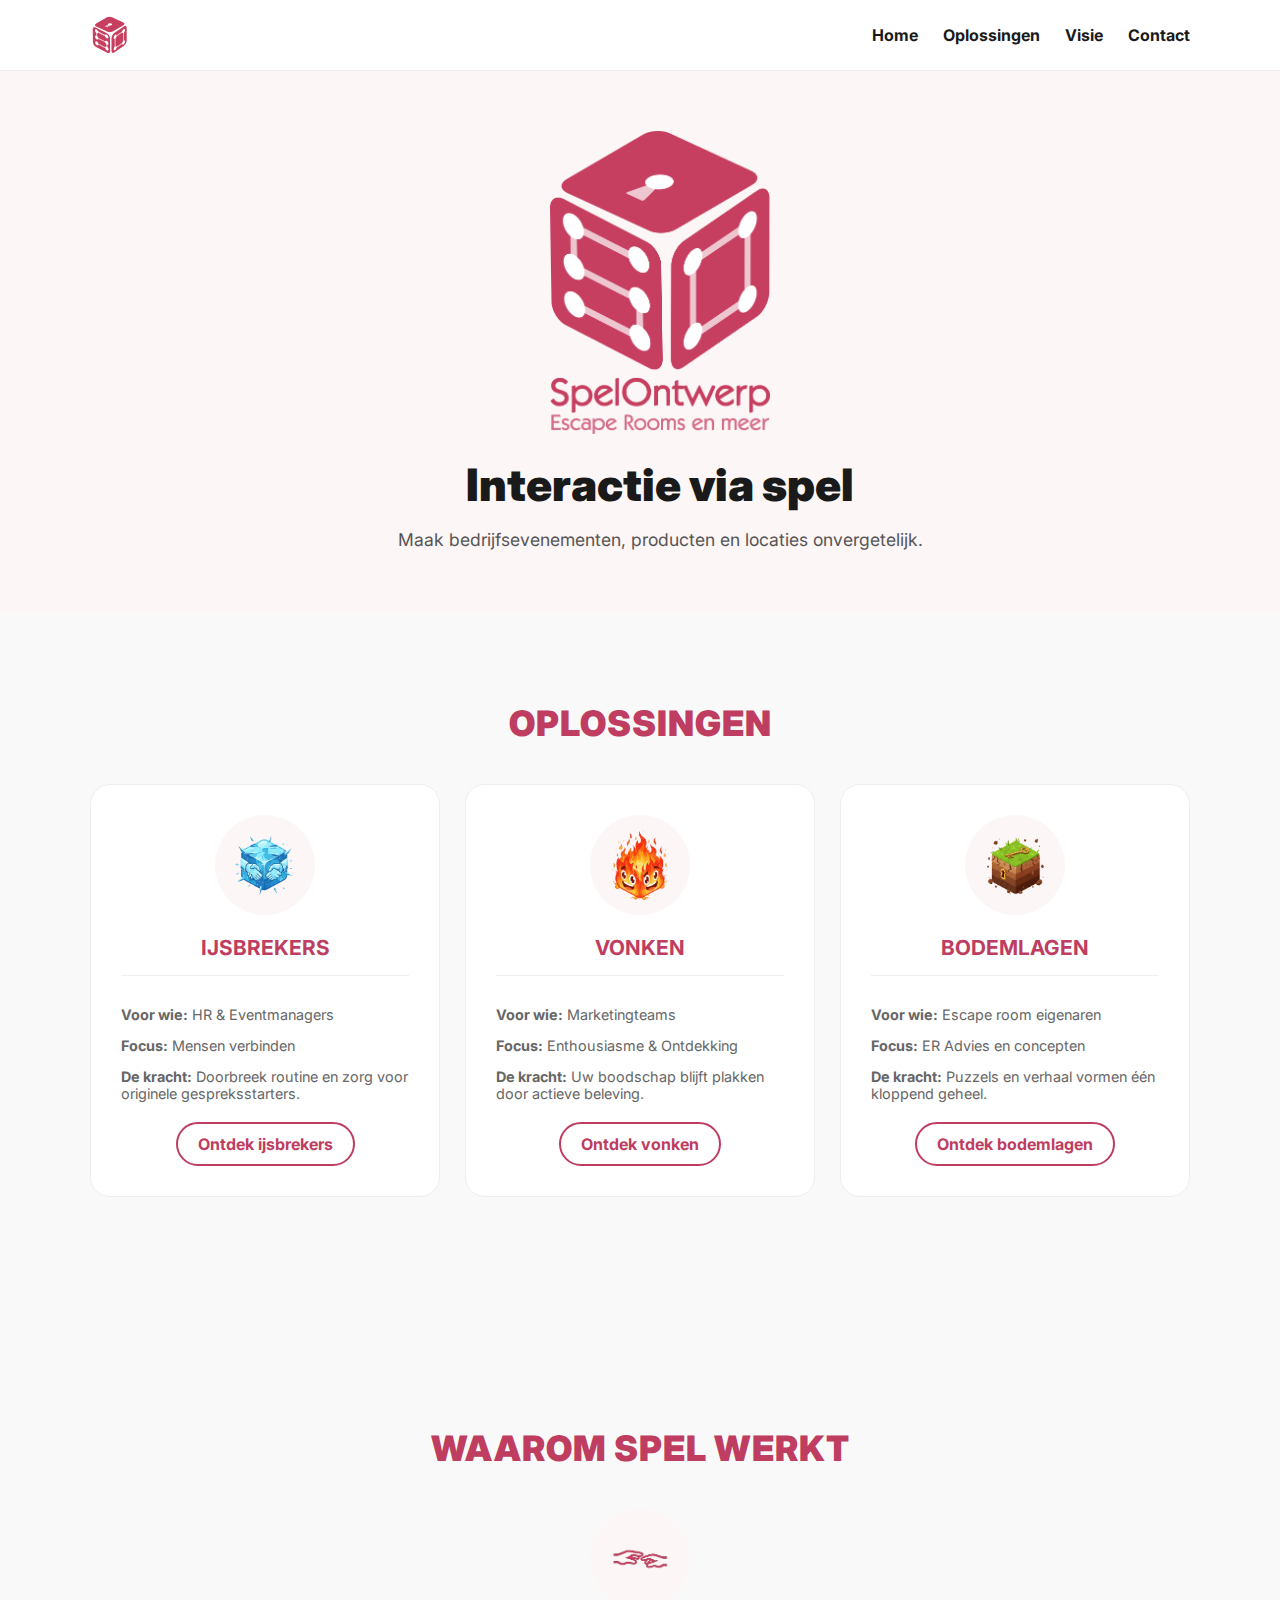
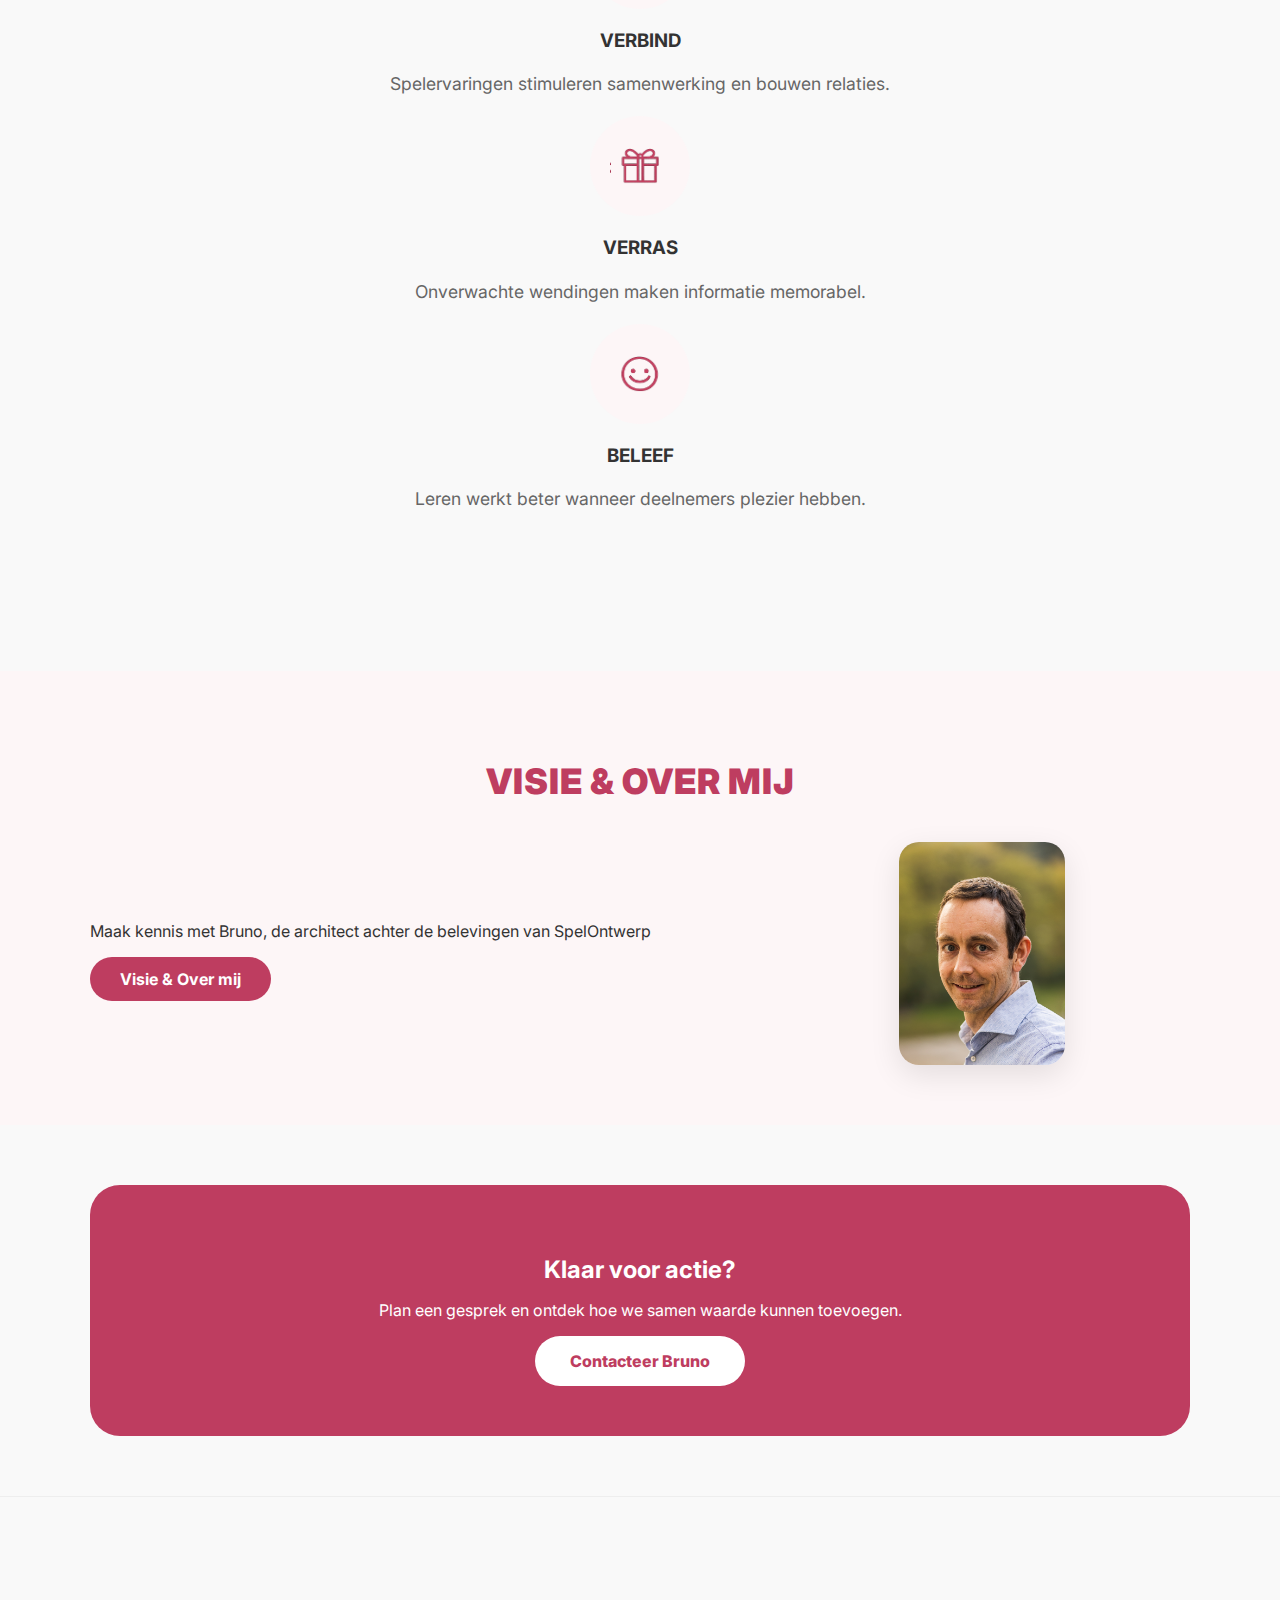
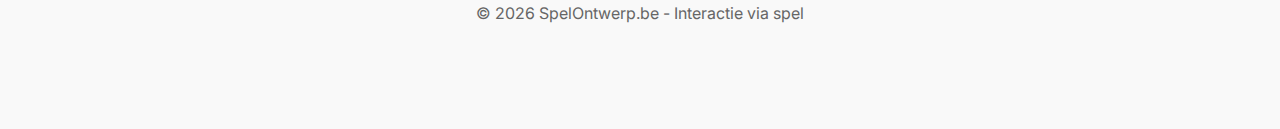
<file: index.html>
<!DOCTYPE html>
<html lang="nl">
<head>
    <meta charset="UTF-8">
    <meta name="viewport" content="width=device-width, initial-scale=1.0">
    <title>SpelOntwerp | Interactie via spel</title>
    <link rel="stylesheet" href="style.css">
    <link href="https://fonts.googleapis.com/css2?family=Inter:wght@400;700;900&display=swap" rel="stylesheet">
</head>
<body>

    <nav>
        <div class="nav-container">
            <img src="images/SpelOntwerp_Klein_NoTagline.png" alt="SpelOntwerp" class="nav-logo">
            <ul class="nav-links">
                <li><a href="index.html">Home</a></li>
                <li><a href="#oplossingen">Oplossingen</a></li>
                <li><a href="visie.html">Visie</a></li>
                <li><a href="contact.html">Contact</a></li>
            </ul>
        </div>
    </nav>

    <header class="hero">
        <div class="hero-content">
            <img src="images/SpelOntwerp_Logo.png" alt="SpelOntwerp Logo" class="hero-logo">
            <h1 class="hero-title">Interactie via spel</h1>
            <p class="hero-subtitle">Maak bedrijfsevenementen, producten en locaties onvergetelijk.</p>
        </div>
    </header>

    <main class="container" id="oplossingen">
        <div class="section-header">
            <h2>Oplossingen</h2>
        </div>

        <div class="grid-three-col">
            <div class="card">
                <div class="icon-circle"><img src="images/ijsbreker.png" alt="IJsbreker"></div>
                <h2>IJSBREKERS</h2>
                <div class="card-info">
                    <p><strong>Voor wie:</strong> HR & Eventmanagers</p>
                    <p><strong>Focus:</strong> Mensen verbinden</p>
                    <p><strong>De kracht:</strong> Doorbreek routine en zorg voor originele gespreksstarters.</p>
                </div>
                <a href="ijsbreker.html" class="btn-card">Ontdek ijsbrekers</a>
			</div>

            <div class="card">
                <div class="icon-circle"><img src="images/vonken.png" alt="Vonken"></div>
                <h2>VONKEN</h2>
                <div class="card-info">
                    <p><strong>Voor wie:</strong> Marketingteams</p>
                    <p><strong>Focus:</strong> Enthousiasme & Ontdekking</p>

                    <p><strong>De kracht:</strong> Uw boodschap blijft plakken door actieve beleving.</p>
                </div>
                <a href="vonken.html" class="btn-card">Ontdek vonken</a>
            </div>

            <div class="card">
                <div class="icon-circle"><img src="images/bodemlagen.png" alt="Bodemlagen"></div>
                <h2>BODEMLAGEN</h2>
                <div class="card-info">
                    <p><strong>Voor wie:</strong> Escape room eigenaren</p>
                    <p><strong>Focus:</strong> ER Advies en concepten</p>
                    <p><strong>De kracht:</strong> Puzzels en verhaal vormen één kloppend geheel.</p>
                </div>
                <a href="bodemlagen.html" class="btn-card">Ontdek bodemlagen</a>
            </div>
        </div>
    </main>
	
	<section class="triade-section">
	        <div class="container">
			            <div class="section-header">
                <h2>Waarom Spel Werkt</h2>
            </div>
    <div class="triade-item">
		
		<div class="icon-circle"><img src="images/Verbind.png" alt="Verbind"></div>
        <h3>VERBIND</h3>
        <p>Spelervaringen stimuleren samenwerking en bouwen relaties.</p>
    </div>
    <div class="triade-item">
		<div class="icon-circle"><img src="images/Verras.png" alt="Verras"></div>
        <h3>VERRAS</h3>
        <p>Onverwachte wendingen maken informatie memorabel.</p>
    </div>
    <div class="triade-item">
	<div class="icon-circle"><img src="images/Beleef.png" alt="Beleef"></div>
        <h3>BELEEF</h3>
        <p>Leren werkt beter wanneer deelnemers plezier hebben.</p>
    </div>
	</div>
</section>

    <section class="about-section" id="Visie">
        <div class="container">
            <div class="section-header">
                <h2>Visie & Over mij</h2>
            </div>
            <div class="grid-about">
                <div class="about-text">
                    <p>Maak kennis met Bruno, de architect achter de belevingen van SpelOntwerp</p>
                    <a href="visie.html" class="btn-main">Visie & Over mij</a>
                </div>
			<div class="about-image">
            <img src="images/FotoBruno.png" alt="Bruno - SpelOntwerp" class="bruno-foto">
        </div>
            </div>
        </div>
    </section>

    <section class="cta-final">
        <div class="container">
            <div class="cta-content">
                <h2>Klaar voor actie?</h2>
                <p>Plan een gesprek en ontdek hoe we samen waarde kunnen toevoegen.</p>
                <a href="contact.html" class="btn-cta">Contacteer Bruno</a>
            </div>
        </div>
    </section>

    <footer>
        <div class="container">
            <p>&copy; 2026 SpelOntwerp.be - Interactie via spel</p>
        </div>
    </footer>

</body>
</html>
</file>
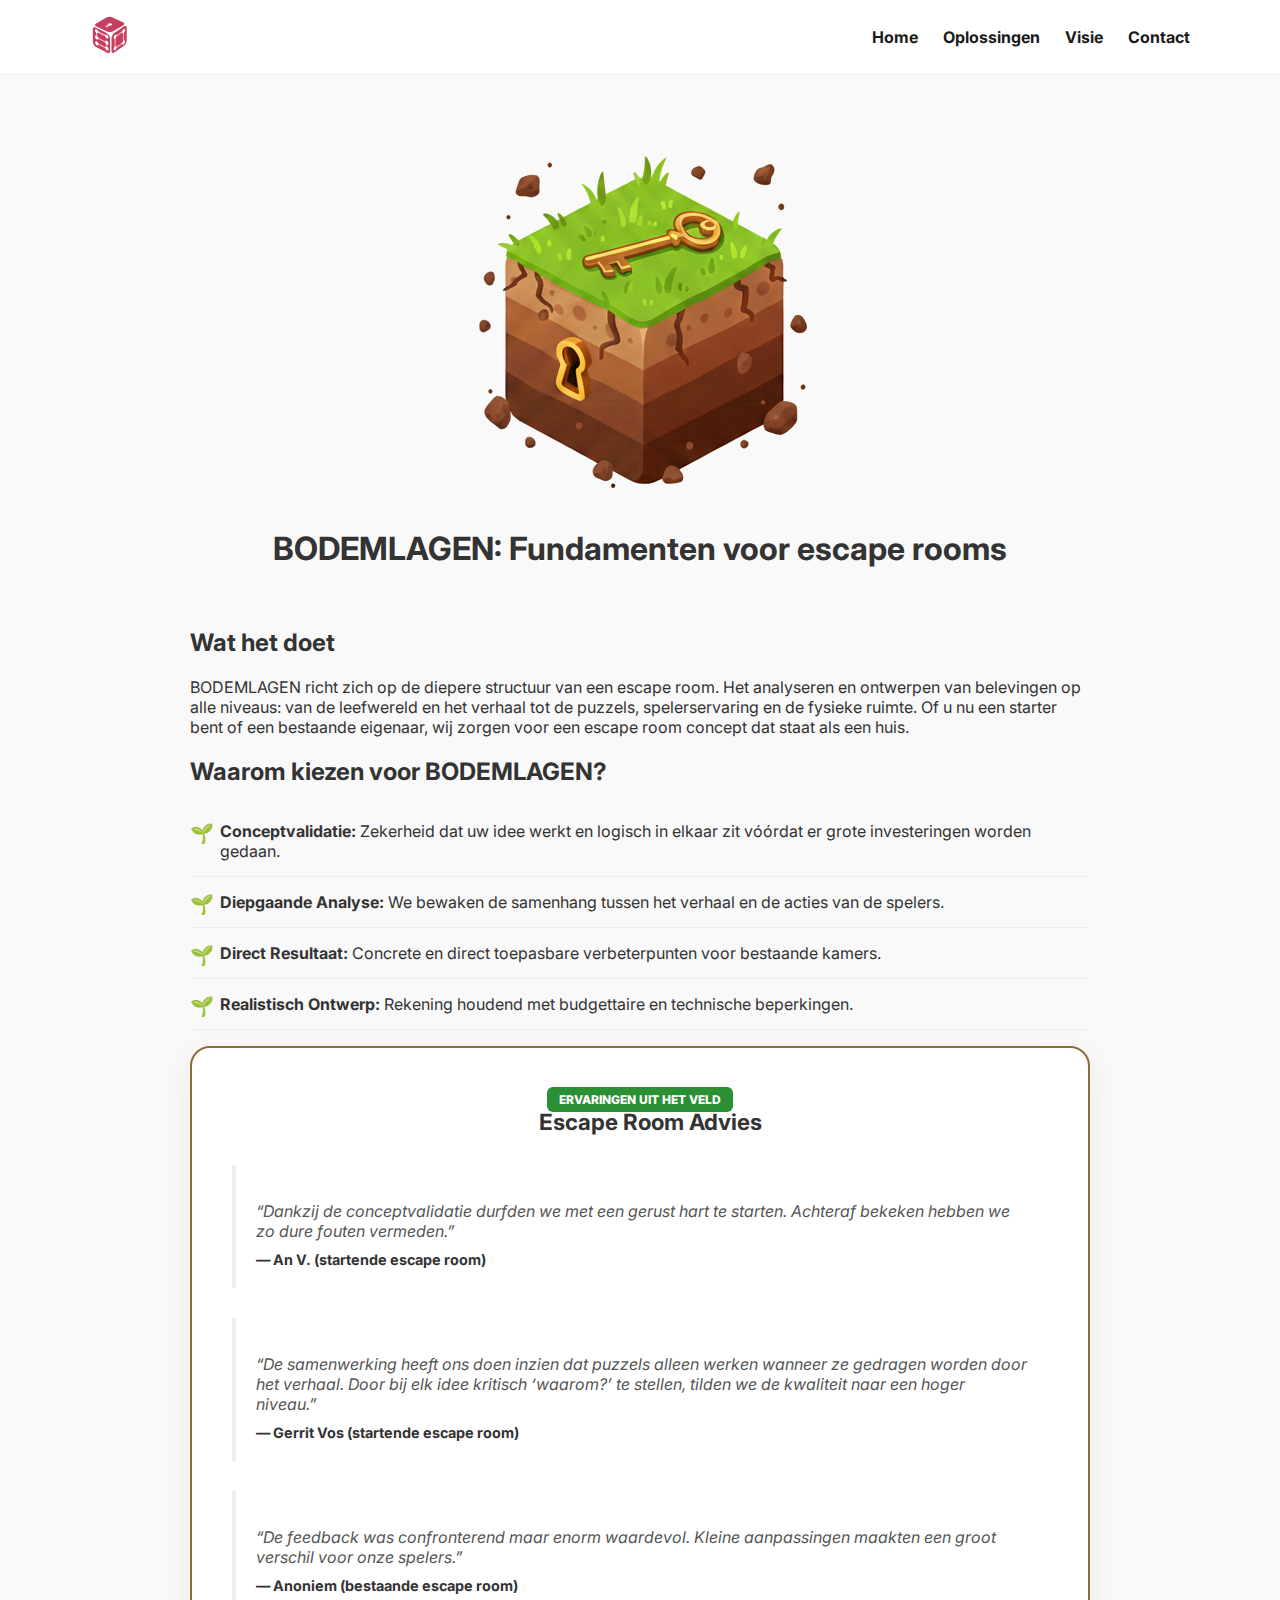
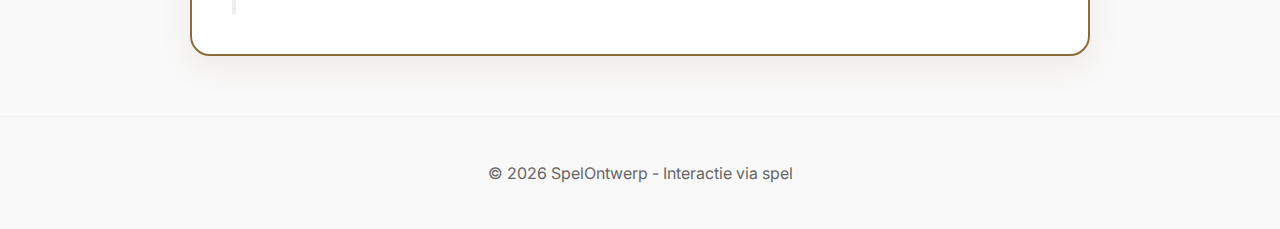
<file: bodemlagen.html>
<!DOCTYPE html>
<html lang="nl">
<head>
    <meta charset="UTF-8">
    <meta name="viewport" content="width=device-width, initial-scale=1.0">
    <title>Bodemlagen | SpelOntwerp</title>
    <link rel="stylesheet" href="style.css">
    <link href="https://fonts.googleapis.com/css2?family=Inter:wght@400;700;900&display=swap" rel="stylesheet">
</head>
<body class="page-layers"> <nav>
        <div class="nav-container">
            <a href="index.html"><img src="images/SpelOntwerp_Klein_NoTagline.png" alt="SpelOntwerp" class="nav-logo"></a>
            <ul class="nav-links">
                <li><a href="index.html">Home</a></li>
                <li><a href="index.html#oplossingen">Oplossingen</a></li>
                <li><a href="visie.html">Visie</a></li>
                <li><a href="contact.html">Contact</a></li>
            </ul>
        </div>
    </nav>

    <main class="solution-page">
        <header class="solution-header">
            <div class="icon-container layers">
                <img src="images/bodemlagen.png" alt="Bodemlagen icoon">
            </div>
            <h1>BODEMLAGEN: Fundamenten voor escape rooms</h1>
        </header>

        <section class="solution-content">
            <div class="content-block">
                <h2>Wat het doet</h2>
                <p>BODEMLAGEN richt zich op de diepere structuur van een escape room. Het analyseren en ontwerpen van belevingen op alle niveaus: van de leefwereld en het verhaal tot de puzzels, spelerservaring en de fysieke ruimte. Of u nu een starter bent of een bestaande eigenaar, wij zorgen voor een escape room concept dat staat als een huis.</p>
            </div>

            <div class="content-block">
                <h2>Waarom kiezen voor BODEMLAGEN?</h2>
                <ul class="usp-list">
                    <li><strong>Conceptvalidatie:</strong> Zekerheid dat uw idee werkt en logisch in elkaar zit vóórdat er grote investeringen worden gedaan.</li>
                    <li><strong>Diepgaande Analyse:</strong> We bewaken de samenhang tussen het verhaal en de acties van de spelers.</li>
                    <li><strong>Direct Resultaat:</strong> Concrete en direct toepasbare verbeterpunten voor bestaande kamers.</li>
                    <li><strong>Realistisch Ontwerp:</strong> Rekening houdend met budgettaire en technische beperkingen.</li>
                </ul>
            </div>
        </section>

        <section class="case-section">
            <div class="case-accordion layers-theme">
                <div class="case-header-simple">
                    <span class="case-label">Ervaringen uit het veld</span>
                    <h3>Escape Room Advies</h3>
                </div>
                <div class="testimonials-container">
                    <blockquote class="testimonial-item">
                        <p>“Dankzij de conceptvalidatie durfden we met een gerust hart te starten. Achteraf bekeken hebben we zo dure fouten vermeden.”</p>
                        <cite>— An V. (startende escape room)</cite>
                    </blockquote>

                    <blockquote class="testimonial-item">
                        <p>“De samenwerking heeft ons doen inzien dat puzzels alleen werken wanneer ze gedragen worden door het verhaal. Door bij elk idee kritisch ‘waarom?’ te stellen, tilden we de kwaliteit naar een hoger niveau.”</p>
                        <cite>— Gerrit Vos (startende escape room)</cite>
                    </blockquote>

                    <blockquote class="testimonial-item">
                        <p>“De feedback was confronterend maar enorm waardevol. Kleine aanpassingen maakten een groot verschil voor onze spelers.”</p>
                        <cite>— Anoniem (bestaande escape room)</cite>
                    </blockquote>
                </div>
            </div>
        </section>
    </main>


    <footer>
        <p>&copy; 2026 SpelOntwerp - Interactie via spel</p>
    </footer>

</body>
</html>
</file>
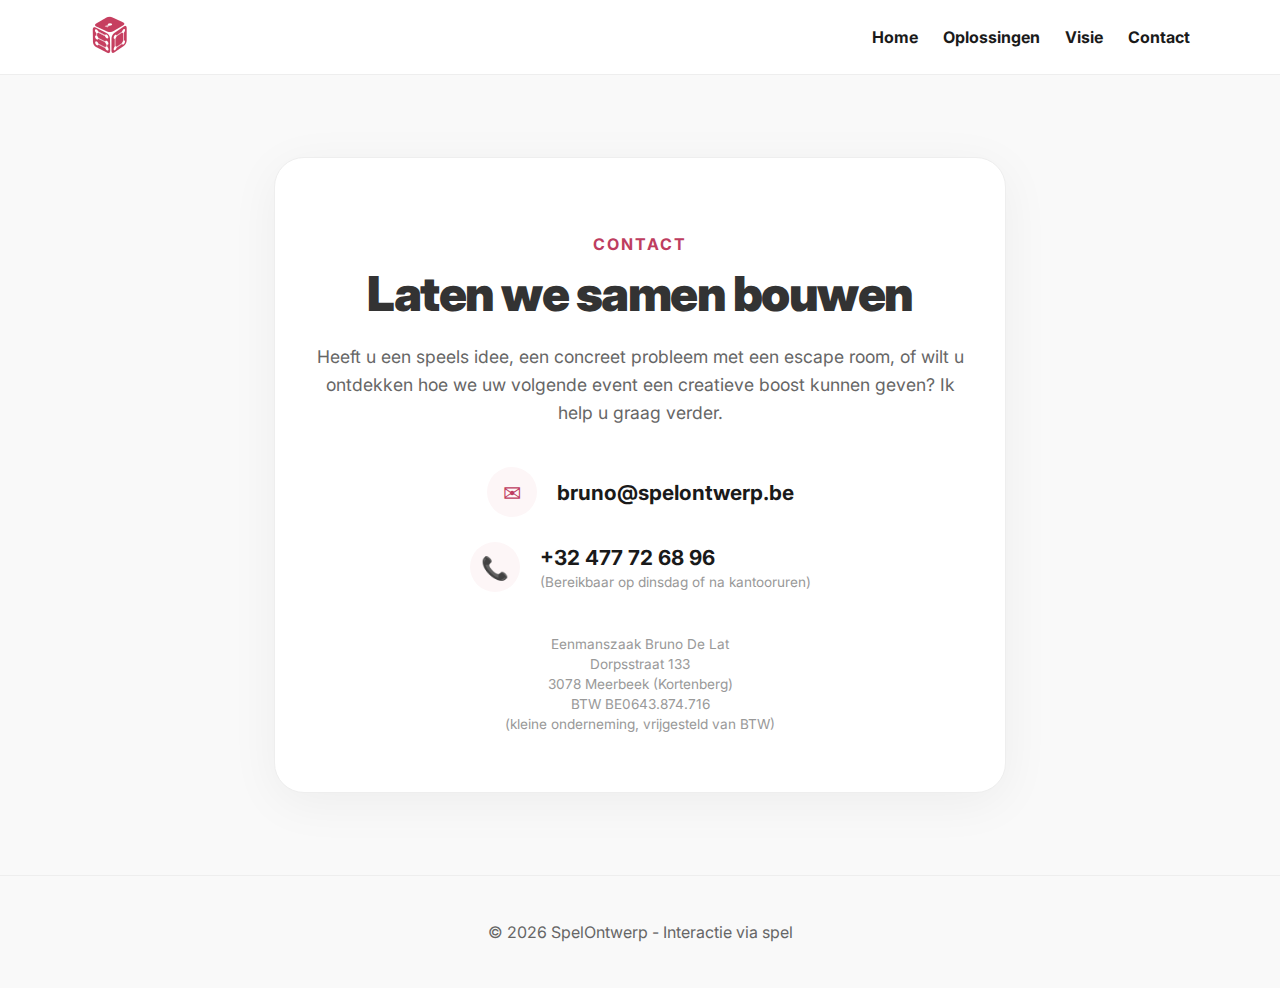
<file: contact.html>
<!DOCTYPE html>
<html lang="nl">
<head>
    <meta charset="UTF-8">
    <meta name="viewport" content="width=device-width, initial-scale=1.0">
    <title>Contact | SpelOntwerp</title>
    <link rel="stylesheet" href="style.css">
    <link href="https://fonts.googleapis.com/css2?family=Inter:wght@400;700;900&display=swap" rel="stylesheet">
</head>
<body>

    <nav>
        <div class="nav-container">
            <a href="index.html"><img src="images/SpelOntwerp_Klein_NoTagline.png" alt="SpelOntwerp" class="nav-logo"></a>
            <ul class="nav-links">
                <li><a href="index.html">Home</a></li>
                <li><a href="index.html#oplossingen">Oplossingen</a></li>
                <li><a href="visie.html">Visie</a></li>
                <li><a href="contact.html">Contact</a></li>
            </ul>
        </div>
    </nav>

    <main class="contact-page">
        <div class="contact-card">
            <header class="contact-header">
                <p class="subtitle">Contact</p>
                <h1>Laten we samen bouwen</h1>
                <p class="intro-text">Heeft u een speels idee, een concreet probleem met een escape room, of wilt u ontdekken hoe we uw volgende event een creatieve boost kunnen geven? Ik help u graag verder.</p>
            </header>

            <div class="contact-methods">
                <div class="method-item">
                    <div class="method-icon">✉</div>
                    <div class="method-content">
                        <a href="mailto:&#98;&#114;&#117;&#110;&#111;&#64;&#115;&#112;&#101;&#108;&#111;&#110;&#116;&#119;&#101;&#114;&#112;&#46;&#98;&#101;">
    &#98;&#114;&#117;&#110;&#111;&#64;&#115;&#112;&#101;&#108;&#111;&#110;&#116;&#119;&#101;&#114;&#112;&#46;&#98;&#101;
</a>
                    </div>
                </div>

                <div class="method-item">
                    <div class="method-icon">📞</div>
                    <div class="method-content">
                        <a href="tel:+32477726896">+32 477 72 68 96</a>
                        <p class="small-info">(Bereikbaar op dinsdag of na kantooruren)</p>
                    </div>
                </div>
				            </div>
				<br>
				<br>
				<p class="small-info">Eenmanszaak Bruno De Lat</p>
<p class="small-info"> Dorpsstraat 133</p>
<p class="small-info">3078 Meerbeek (Kortenberg)</p>
<p class="small-info">BTW BE0643.874.716</p>
<p class="small-info">(kleine onderneming, vrijgesteld van BTW)</p>

        </div>



            </header>
		
		
		
    </main>

    <footer>
        <p>&copy; 2026 SpelOntwerp - Interactie via spel</p>
    </footer>

</body>
</html>
</file>
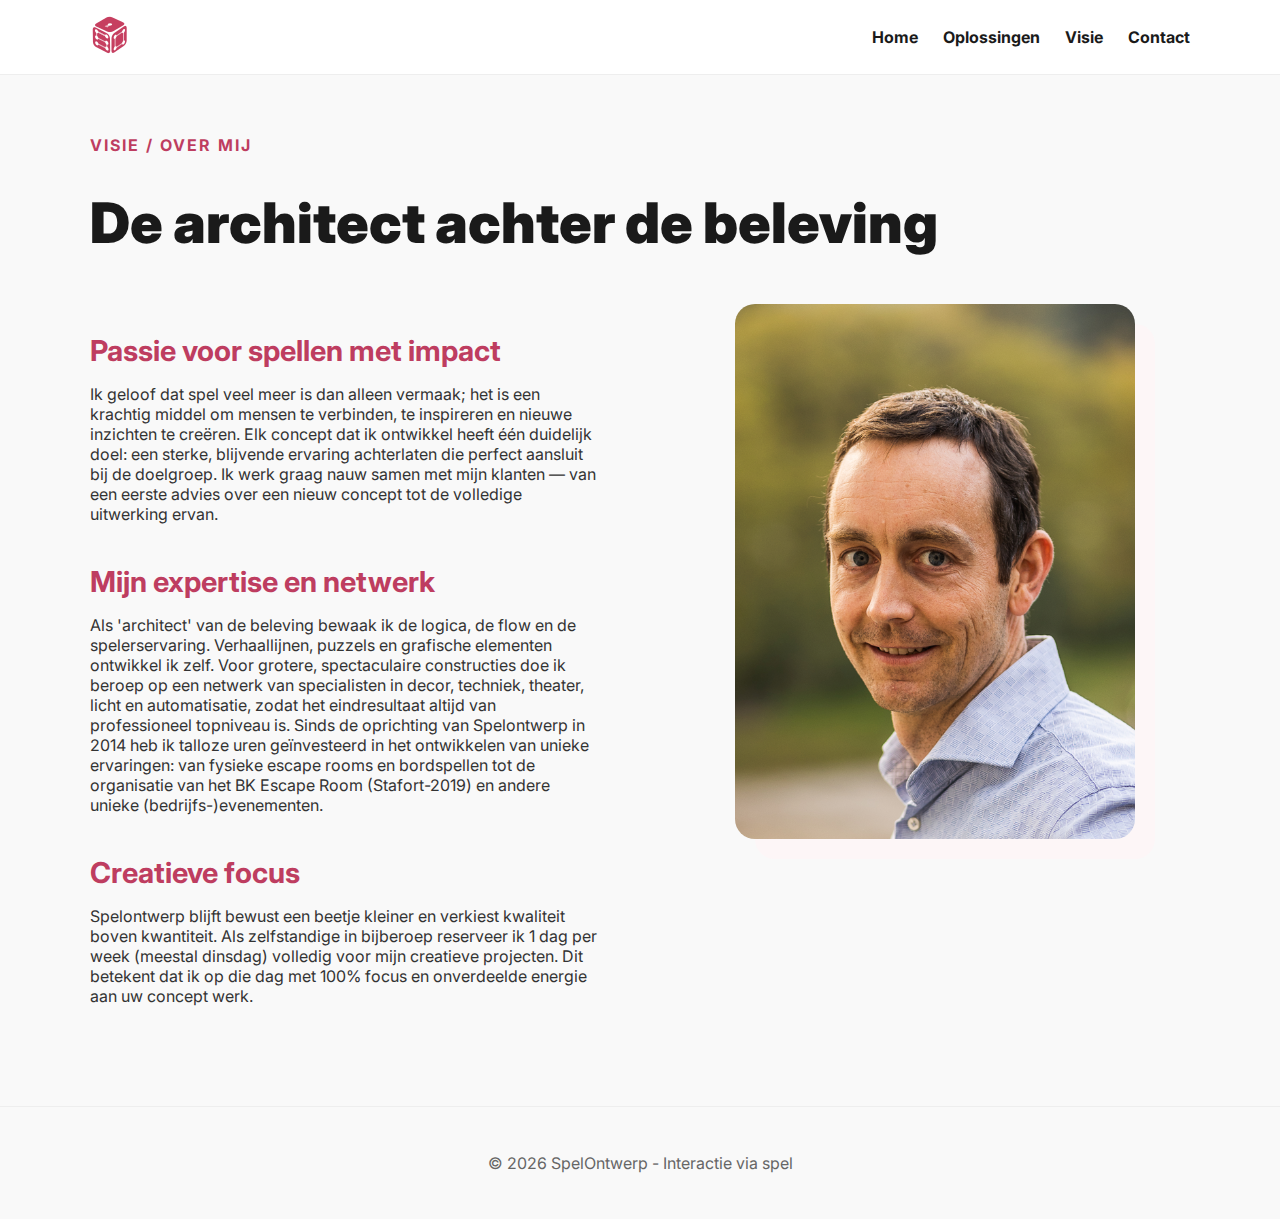
<file: visie.html>
<!DOCTYPE html>
<html lang="nl">
<head>
    <meta charset="UTF-8">
    <meta name="viewport" content="width=device-width, initial-scale=1.0">
    <title>Visie & Persoon | SpelOntwerp</title>
    <link rel="stylesheet" href="style.css">
    <link href="https://fonts.googleapis.com/css2?family=Inter:wght@400;700;900&display=swap" rel="stylesheet">
</head>
<body>

    <nav>
        <div class="nav-container">
            <a href="index.html"><img src="images/SpelOntwerp_Klein_NoTagline.png" alt="SpelOntwerp" class="nav-logo"></a>
            <ul class="nav-links">
                <li><a href="index.html">Home</a></li>
                <li><a href="index.html#oplossingen">Oplossingen</a></li>
                <li><a href="visie.html">Visie</a></li>
                <li><a href="contact.html">Contact</a></li>
            </ul>
        </div>
    </nav>

    <main class="page-content">
        <header class="page-header">
            <p class="subtitle">Visie / Over Mij</p>
            <h1>De architect achter de beleving</h1>
        </header>

        <section class="visie-grid">
            <div class="visie-text">
                <div class="text-block">
                    <h3>Passie voor spellen met impact</h3>
                    <p>Ik geloof dat spel veel meer is dan alleen vermaak; het is een krachtig middel om mensen te verbinden, te inspireren en nieuwe inzichten te creëren. Elk concept dat ik ontwikkel heeft één duidelijk doel: een sterke, blijvende ervaring achterlaten die perfect aansluit bij de doelgroep.
					Ik werk graag nauw samen met mijn klanten — van een eerste advies over een nieuw concept tot de volledige uitwerking ervan.</p>
                </div>



                <div class="text-block">
                    <h3>Mijn expertise en netwerk</h3>
                    <p> Als 'architect' van de beleving bewaak ik de logica, de flow en de spelerservaring. Verhaallijnen, puzzels en grafische elementen ontwikkel ik zelf. Voor grotere, spectaculaire constructies doe ik beroep op een netwerk van specialisten in decor, techniek, theater, licht en automatisatie, zodat het eindresultaat altijd van professioneel topniveau is. Sinds de oprichting van Spelontwerp in 2014 heb ik talloze uren geïnvesteerd in het ontwikkelen van unieke ervaringen: van fysieke escape rooms en bordspellen tot de organisatie van het BK Escape Room (Stafort-2019) en andere unieke (bedrijfs-)evenementen.</p>
                </div>
				
                <div class="text-block">
                    <h3>Creatieve focus</h3>
                    <p>Spelontwerp blijft bewust een beetje kleiner en verkiest kwaliteit boven kwantiteit. Als zelfstandige in bijberoep reserveer ik 1 dag per week (meestal dinsdag) volledig voor mijn creatieve projecten. Dit betekent dat ik op die dag met 100% focus en onverdeelde energie aan uw concept werk.</p>
                </div>
				
            </div>

            <div class="visie-image">
                <img src="images/FotoBruno.png" alt="Bruno - Architect achter de beleving" class="bruno-foto">
            </div>
        </section>
    </main>

    <footer>
        <p>&copy; 2026 SpelOntwerp - Interactie via spel</p>
    </footer>

</body>
</html>
</file>
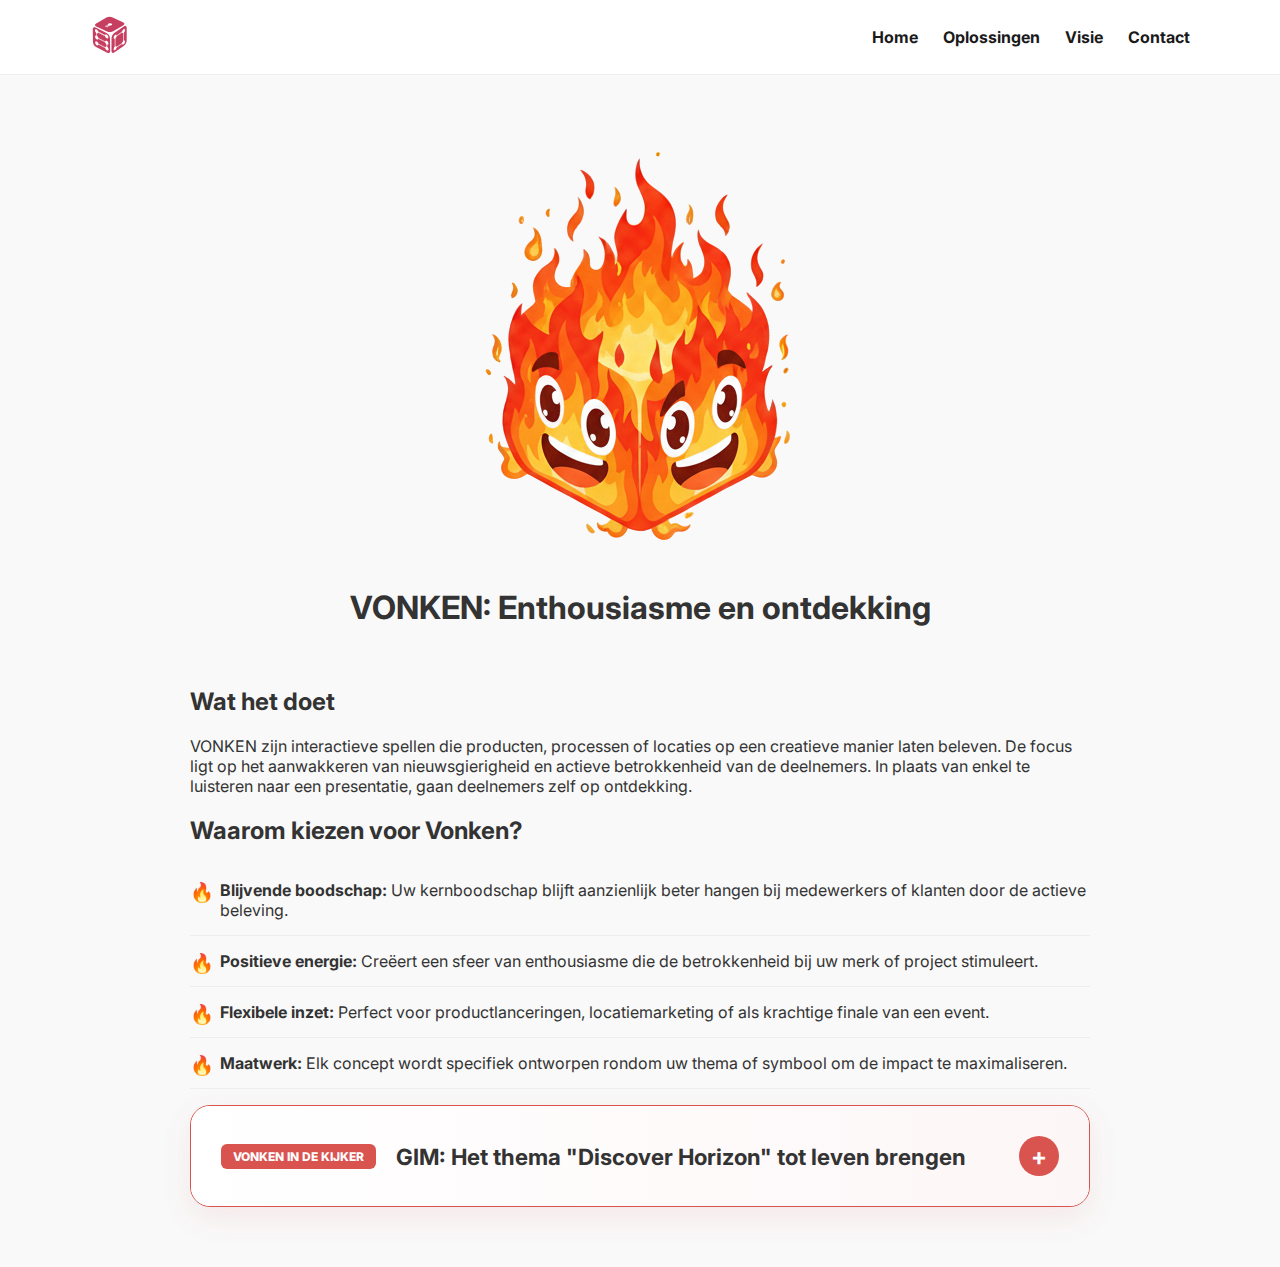
<file: vonken.html>
<!DOCTYPE html>
<html lang="nl">
<head>
    <meta charset="UTF-8">
    <meta name="viewport" content="width=device-width, initial-scale=1.0">
    <title>Vonken | SpelOntwerp</title>
    <link rel="stylesheet" href="style.css">
    <link href="https://fonts.googleapis.com/css2?family=Inter:wght@400;700;900&display=swap" rel="stylesheet">
</head>
<body class="page-vonken"> <nav>
        <div class="nav-container">
            <a href="index.html"><img src="images/SpelOntwerp_Klein_NoTagline.png" alt="SpelOntwerp" class="nav-logo"></a>
            <ul class="nav-links">
                <li><a href="index.html">Home</a></li>
                <li><a href="index.html#oplossingen">Oplossingen</a></li>
                <li><a href="visie.html">Visie</a></li>
                <li><a href="contact.html">Contact</a></li>
            </ul>
        </div>
    </nav>

    <main class="solution-page">
        <header class="solution-header">
            <div class="icon-container sparks"> <img src="images/vonken.png" alt="Vonken icoon">
            </div>
            <h1>VONKEN: Enthousiasme en ontdekking</h1>
        </header>

        <section class="solution-content">
            <div class="content-block">
                <h2>Wat het doet</h2>
                <p>VONKEN zijn interactieve spellen die producten, processen of locaties op een creatieve manier laten beleven. De focus ligt op het aanwakkeren van nieuwsgierigheid en actieve betrokkenheid van de deelnemers. In plaats van enkel te luisteren naar een presentatie, gaan deelnemers zelf op ontdekking.</p>
            </div>

            <div class="content-block">
                <h2>Waarom kiezen voor Vonken?</h2>
                <ul class="usp-list">
                    <li><strong>Blijvende boodschap:</strong> Uw kernboodschap blijft aanzienlijk beter hangen bij medewerkers of klanten door de actieve beleving.</li>
                    <li><strong>Positieve energie:</strong> Creëert een sfeer van enthousiasme die de betrokkenheid bij uw merk of project stimuleert.</li>
                    <li><strong>Flexibele inzet:</strong> Perfect voor productlanceringen, locatiemarketing of als krachtige finale van een event.</li>
                    <li><strong>Maatwerk:</strong> Elk concept wordt specifiek ontworpen rondom uw thema of symbool om de impact te maximaliseren.</li>
                </ul>
            </div>
        </section>

        <section class="case-section">
            <details class="case-accordion sparks-theme">
                <summary>
                    <span class="case-label">VONKEN in de kijker</span>
                    <h3>GIM: Het thema "Discover Horizon" tot leven brengen</h3>
                    <span class="expand-icon">+</span>
                </summary>
                <div class="case-content">
                    <div class="case-text">
                        <p><strong>De uitdaging:</strong> GIM wilde het thema van hun gebruikersevent, “New horizons”, visueel en interactief versterken. Ze zochten een manier om de community tot het allerlaatste moment betrokken te houden.</p>
                        <p><strong>De oplossing:</strong> Rondom het symbool van de luchtballon werd een spannend finalespel gebouwd. Een echte mand vol gadgets stond centraal. Deelnemers moesten tactisch gadgets verwijderen; het gewicht bepaalde het moment waarop de ballon  zou opstijgen. De persoon die de ballon liet 'vertrekken', won een echte ballonvaart.</p>
                        <p><strong>Het effect:</strong> De deelnemers bleven tot het einde aanwezig. Dankzij het finalespel bleef het "New horizons" thema nog héél lang gekend bij de deelnemers.</p>
                    </div>
                    
                    <div class="case-gallery">
                        <div class="case-photo"><img src="images/gim1.jpg" alt="GIM Event 1"></div>
                        <div class="case-photo"><img src="images/gim2.jpg" alt="GIM Event 2"></div>
                        <div class="case-photo"><img src="images/gim3.jpg" alt="GIM Event 3"></div>
                    </div>
                </div>
</file>
<file: style.css>
/* =========================================
   BASIS & BRANDING
   ========================================= */
:root {
    --logo-red: #be3d60;
    --logo-red-light: #fdf6f7;
    --dark: #1a1a1a;
    --gray: #666666;
    --white: #ffffff;
}

body {
    font-family: 'Inter', sans-serif;
    background-color: #f9f9f9;
    color: #333;
    margin: 0;
    padding: 0;
}

/* Algemene Container */
.container {
    max-width: 1100px;
    width: 90%;
    margin: 0 auto;
    padding: 60px 0; /* Compactere witruimte */
}

/* =========================================
   NAVIGATIE & HERO
   ========================================= */
nav {
    width: 100%;
    padding: 15px 0;
    background: var(--white);
    border-bottom: 1px solid #eee;
    display: flex;
    justify-content: center;
    position: sticky;
    top: 0;
    z-index: 1000;
}

.nav-container {
    display: flex;
    justify-content: space-between;
    align-items: center;
    max-width: 1100px;
    width: 90%;
}

.nav-logo { height: 40px; }
.nav-links { list-style: none; display: flex; gap: 25px; margin: 0; }
.nav-links a { text-decoration: none; color: var(--dark); font-weight: 700; transition: 0.3s; }
.nav-links a:hover { color: var(--logo-red); }

.hero {
    width: 100%;
    text-align: center;
    padding: 60px 20px; /* Kleiner dan 80px */
    background-color: var(--logo-red-light);
}

.hero-logo { max-width: 220px; margin-bottom: 20px; }
.hero h1 { font-size: 2.8rem; font-weight: 900; color: var(--dark); margin: 0; }
.hero-subtitle { font-size: 1.1rem; color: #555; max-width: 650px; margin: 15px auto 0; line-height: 1.5; }

/* =========================================
   SECTIE HEADERS
   ========================================= */
.section-header {
    text-align: center;
    margin-bottom: 40px;
}

.section-header h2 {
    font-size: 2.2rem;
    color: var(--logo-red);
    font-weight: 900;
    text-transform: uppercase;
    letter-spacing: 1px;
}

/* =========================================
   GRID & CARDS
   ========================================= */
.grid-three-col {
    display: grid;
    grid-template-columns: repeat(3, 1fr);
    gap: 25px;
}

.card {
    background: white;
    padding: 30px;
    border-radius: 20px;
    text-align: center;
    border: 1px solid #eee;
    transition: 0.3s ease;
}

.card:hover { transform: translateY(-5px); box-shadow: 0 10px 20px rgba(0,0,0,0.05); }

.icon-circle {
    width: 100px; height: 100px;
    margin: 0 auto 20px;
    border-radius: 50%;
    background: var(--logo-red-light);
    display: flex; align-items: center; justify-content: center;
}

.icon-circle img { width: 60%; }

.card h2 { color: var(--logo-red); font-size: 1.3rem; margin-bottom: 15px; }

.card-info {
    text-align: left; font-size: 0.9rem; color: var(--gray);
    border-top: 1px solid #eee; padding-top: 15px; margin-bottom: 20px;
}

.btn-card {
    display: inline-block; padding: 10px 20px;
    border: 2px solid var(--logo-red); color: var(--logo-red);
    text-decoration: none; border-radius: 50px; font-weight: 700; transition: 0.3s;
}

.btn-card:hover { background: var(--logo-red); color: var(--white); }

/* =========================================
   WAAROM SPEL & VISIE
   ========================================= */
.why-play { background: var(--white); }
.why-grid { display: grid; grid-template-columns: repeat(3, 1fr); gap: 30px; }
.why-item { text-align: center; }
.why-icon { font-size: 3rem; display: block; margin-bottom: 10px; }

.about-section { background: var(--logo-red-light); }
.grid-about { display: grid; grid-template-columns: 1.4fr 0.6fr; gap: 40px; align-items: center; }

.image-placeholder {
    width: 100%; max-width: 250px; aspect-ratio: 1/1;
    background: #ddd; border-radius: 20px;
    display: flex; align-items: center; justify-content: center;
}

.btn-main {
    display: inline-block; padding: 12px 30px;
    background: var(--logo-red); color: var(--white);
    text-decoration: none; border-radius: 50px; font-weight: 700;
}
.bruno-foto {
    width: 40%;           /* De foto vult de breedte van zijn kolom */
    max-width: 400px;      /* Zodat hij op grote schermen niet té reusachtig wordt */
    height: auto;          /* Behoudt de verhoudingen */
    border-radius: 20px;   /* Geeft die mooie afgeronde hoeken die passen bij je cards */
    box-shadow: 0 10px 30px rgba(0,0,0,0.1); /* Een zachte schaduw voor diepte */
    display: block;
    margin: 0 auto;        /* Centreert de foto als de kolom breder is dan 400px */
}

/* De container waar de tekst en foto in zitten */
.grid-about {
    display: grid;
    grid-template-columns: 1.2fr 0.8fr; /* Tekst krijgt iets meer ruimte dan de foto */
    gap: 60px;
    align-items: center; /* Zorgt dat tekst en foto verticaal mooi uitlijnen */
}

/* Zorg dat op mobiel de foto onder de tekst komt */
@media (max-width: 768px) {
    .grid-about {
        grid-template-columns: 1fr;
        text-align: center;
    }
}

/* =========================================
   CTA & FOOTER
   ========================================= */
.cta-content {
    background: var(--logo-red); color: var(--white);
    padding: 50px; border-radius: 30px; text-align: center;
}

.cta-content h2 { color: var(--white); margin-bottom: 15px; }
.btn-cta {
    display: inline-block; padding: 15px 35px;
    background: var(--white); color: var(--logo-red);
    text-decoration: none; border-radius: 50px; font-weight: 800;
}

footer { padding: 30px 0; text-align: center; color: var(--gray); border-top: 1px solid #eee; }

/* =========================================
   RESPONSIVE
   ========================================= */
@media (max-width: 850px) {
    .grid-three-col, .why-grid, .grid-about { grid-template-columns: 1fr; text-align: center; }
    .hero h1 { font-size: 2.2rem; }
    .nav-container { flex-direction: column; gap: 10px; }
}
/* Specifieke styling voor de Visie-pagina */
.page-content {
    max-width: 1100px;
    margin: 60px auto;
    width: 90%;
}

.page-header {
    margin-bottom: 50px;
    text-align: left;
}

.page-header h1 {
    font-size: 3.5rem;
    font-weight: 900;
    line-height: 1.1;
    color: var(--dark);
}

.subtitle {
    color: var(--logo-red);
    font-weight: 700;
    text-transform: uppercase;
    letter-spacing: 2px;
    margin-bottom: 10px;
}

.visie-grid {
    display: grid;
    grid-template-columns: 1fr 1fr;
    gap: 80px;
    align-items: start;
}

.text-block {
    margin-bottom: 40px;
}

.text-block h3 {
    font-size: 1.8rem;
    color: var(--logo-red);
    margin-bottom: 15px;
}

.focus-box {
    background: var(--logo-red-light);
    padding: 30px;
    border-radius: 15px;
    border-left: 5px solid var(--logo-red);
}

.visie-image img {
    width: 100%;
    border-radius: 20px;
    box-shadow: 20px 20px 0px var(--logo-red-light); /* Speels kader effect */
}

/* Mobiel */
@media (max-width: 900px) {
    .visie-grid { grid-template-columns: 1fr; }
    .page-header h1 { font-size: 2.5rem; }
    .visie-image { order: -1; margin-bottom: 40px; } /* Foto boven tekst op mobiel */
}
/* --- CONTACT PAGINA SPECIFIEK --- */

/* Centreert de hele main sectie op het scherm */
.contact-page {
    display: flex;
    justify-content: center;
    align-items: center;
    min-height: 80vh; /* Zorgt dat de content verticaal in het midden van het scherm staat */
    padding: 40px 20px;
}

.contact-card {
    max-width: 650px;
    width: 100%;
    text-align: center;
    background: white;
    padding: 60px 40px;
    border-radius: 30px;
    box-shadow: 0 10px 50px rgba(0,0,0,0.05);
    border: 1px solid #eee;
}

.contact-header h1 {
    font-size: 3rem;
    font-weight: 900;
    margin: 10px 0 20px;
    letter-spacing: -1.5px;
}

.intro-text {
    font-size: 1.1rem;
    color: #666;
    margin-bottom: 40px;
    line-height: 1.6;
}

.contact-methods {
    display: flex;
    flex-direction: column;
    gap: 25px;
    align-items: center;
}

.method-item {
    display: flex;
    align-items: center;
    gap: 20px;
    text-align: left;
    width: fit-content;
}

.method-icon {
    width: 50px;
    height: 50px;
    background: var(--logo-red-light);
    color: var(--logo-red);
    border-radius: 50%;
    display: flex;
    align-items: center;
    justify-content: center;
    font-size: 1.4rem;
}

.method-content a {
    font-size: 1.3rem;
    color: var(--dark);
    text-decoration: none;
    font-weight: 700;
    transition: color 0.3s ease;
}

.method-content a:hover {
    color: var(--logo-red);
}

.small-info {
    margin: 4px 0 0 0;
    font-size: 0.85rem;
    color: #999;
}

/* Mobiele aanpassing */
@media (max-width: 600px) {
    .contact-card { padding: 40px 20px; }
    .contact-header h1 { font-size: 2.2rem; }
}
.triade-section {
    display: grid;
    grid-template-columns: 1fr; /* Slechts één kolom, dus alles onder elkaar */
    gap: 40px;                 /* De ruimte tussen de drie delen */
    max-width: 700px;          /* Beperk de breedte zodat de tekst niet te lang uitgerekt wordt */
    margin: 80px auto;         /* Centreer het blok op de pagina */
    text-align: center;
}

.triade-item h2 {
    color: var(--logo-red);
    font-size: 2.2rem;
    font-weight: 900;
    margin-bottom: 10px;
    letter-spacing: 2px;
}

.triade-item p {
    font-size: 1.1rem;
    color: var(--gray);
    line-height: 1.6;
}
/* --- SOLUTION PAGES --- */
.solution-page {
    max-width: 900px;
    margin: 60px auto;
    padding: 0 20px;
}

.solution-header {
    text-align: center;
    margin-bottom: 60px;
}

.solution-header .icon-container {
    margin-bottom: 20px;
}

.usp-list {
    list-style: none;
    padding: 0;
}

.usp-list li {
    padding: 15px 0;
    border-bottom: 1px solid #eee;
    position: relative;
    padding-left: 30px;
}

.usp-list li::before {
    content: "❄";
    position: absolute;
    left: 0;
	font-size: 1.2rem;       /* Iets groter maken voor de leesbaarheid */
    color: #5bc0de;
    font-weight: bold;
	top: 15px;               /* Zorgt dat het mooi uitlijnt met de eerste regel tekst */
}

/* --- ACCORDION STYLING --- */
.case-accordion {
    background: #f4fbfc; /* Heel licht blauw */
    border-radius: 20px;
    overflow: hidden;
    border: 1px solid #e0f2f7;
    transition: all 0.3s ease;
}

./* --- OPVALLENDE CASE ACCORDION --- */
.case-accordion {
    background: white;
    border-radius: 20px;
    overflow: hidden;
    border: 2px solid #5bc0de; /* Duidelijke blauwe rand */
    box-shadow: 0 10px 30px rgba(91, 192, 222, 0.1); /* Zachte blauwe gloed */
    transition: transform 0.3s ease, box-shadow 0.3s ease;
    margin: 40px 0;
}

/* Subtiele animatie als je met de muis over de case gaat */
.case-accordion:hover {
    transform: translateY(-3px);
    box-shadow: 0 15px 40px rgba(91, 192, 222, 0.2);
}

.case-accordion summary {
    padding: 30px;
    list-style: none;
    cursor: pointer;
    display: flex;
    justify-content: space-between;
    align-items: center;
    background: linear-gradient(to right, #ffffff, #f4fbfc); /* Subtiel verloop */
}

/* Verberg het standaard driehoekje van de browser */
.case-accordion summary::-webkit-details-marker { display: none; }

.case-accordion h3 {
    margin: 0;
    font-size: 1.4rem;
    color: #333;
    flex: 1;
    margin-left: 20px;
}

/* Het plus-icoon stylen als een knop */
.expand-icon {
    width: 40px;
    height: 40px;
    background: #5bc0de;
    color: white;
    border-radius: 50%;
    display: flex;
    align-items: center;
    justify-content: center;
    font-size: 1.5rem;
    font-weight: bold;
    transition: transform 0.4s ease;
}

/* Animatie van het icoontje wanneer het element OPEN staat */
.case-accordion[open] .expand-icon {
    transform: rotate(45deg); /* Plus wordt een kruisje */
    background: #46b8da;
}

.case-label {
    background: #2b8f33;
    color: white;
    padding: 5px 12px;
    border-radius: 6px;
    font-size: 0.75rem;
    font-weight: 800;
    text-transform: uppercase;
}

.case-content {
    padding: 0 30px 40px 30px;
    border-top: 1px solid #f0f0f0;
    animation: fadeIn 0.5s ease; /* Zachte verschijning van de tekst */
}

@keyframes fadeIn {
    from { opacity: 0; transform: translateY(-10px); }
    to { opacity: 1; transform: translateY(0); }
}

.case-gallery {
    display: grid;
    grid-template-columns: repeat(3, 1fr);
    gap: 15px;
    margin-top: 30px;
}

.case-photo {
    aspect-ratio: 4/3;
    background: #ddd; /* Placeholder kleur */
    border-radius: 10px;
    overflow: hidden;
}

.case-photo img {
    width: 100%;
    height: 100%;
    object-fit: cover;
}

/* Mobiel */
@media (max-width: 600px) {
    .case-gallery { grid-template-columns: 1fr; }
}

/* --- VONKEN THEMA SPECIFIEK --- */

/* Verander de bullet points naar vuurtjes/vonken op de vonken pagina */
.page-vonken .usp-list li::before {
    content: "🔥"; /* Of gebruik "⚡" voor een flits */
    color: #d9534f;
}

/* De rode accentkleur voor de icoon-container */
.sparks .icon-container {
    border-color: #d9534f;
    background-color: rgba(217, 83, 79, 0.05);
}

/* De accordion voor Vonken rood maken */
.sparks-theme {
    border-color: #d9534f !important;
    box-shadow: 0 10px 30px rgba(217, 83, 79, 0.1) !important;
}

.sparks-theme .case-label {
    background: #d9534f !important;
}

.sparks-theme .expand-icon {
    background: #d9534f !important;
}

.sparks-theme summary {
    background: linear-gradient(to right, #ffffff, #fdf6f7) !important;
}

/* Achtergrond voor de CTA onderaan */
.sparks-bg {
    background-color: #fdf6f7;
}

/* --- BODEMLAGEN THEMA SPECIFIEK --- */

.page-layers .usp-list li::before {
    content: "🌱"; /* Een zaadje/plantje voor groei en fundament */
    color: #8a6d3b;
}

/* Accentkleur bruin */
.layers .icon-container {
    border-color: #8a6d3b;
    background-color: rgba(138, 109, 59, 0.05);
}

.layers-bg {
    background-color: #fcfaf5; /* Zacht beige */
}

/* Testimonials Styling */
.layers-theme {
    border: 2px solid #8a6d3b;
    background: white;
    border-radius: 20px;
    padding: 40px;
    box-shadow: 0 10px 30px rgba(138, 109, 59, 0.1);
}

.case-header-simple {
    margin-bottom: 30px;
    text-align: center;
}

.testimonials-container {
    display: flex;
    flex-direction: column;
    gap: 30px;
}

.testimonial-item {
    margin: 0;
    padding: 20px;
    border-left: 4px solid #eee;
    font-style: italic;
    color: #555;
}

.testimonial-item.highlight {
    border-left-color: #8a6d3b;
    background: #fcfaf5;
    border-radius: 0 15px 15px 0;
}

.testimonial-item p {
    margin-bottom: 10px;
}

.testimonial-item cite {
    display: block;
    font-weight: 700;
    font-style: normal;
    color: #333;
    font-size: 0.9rem;
}
</file>
